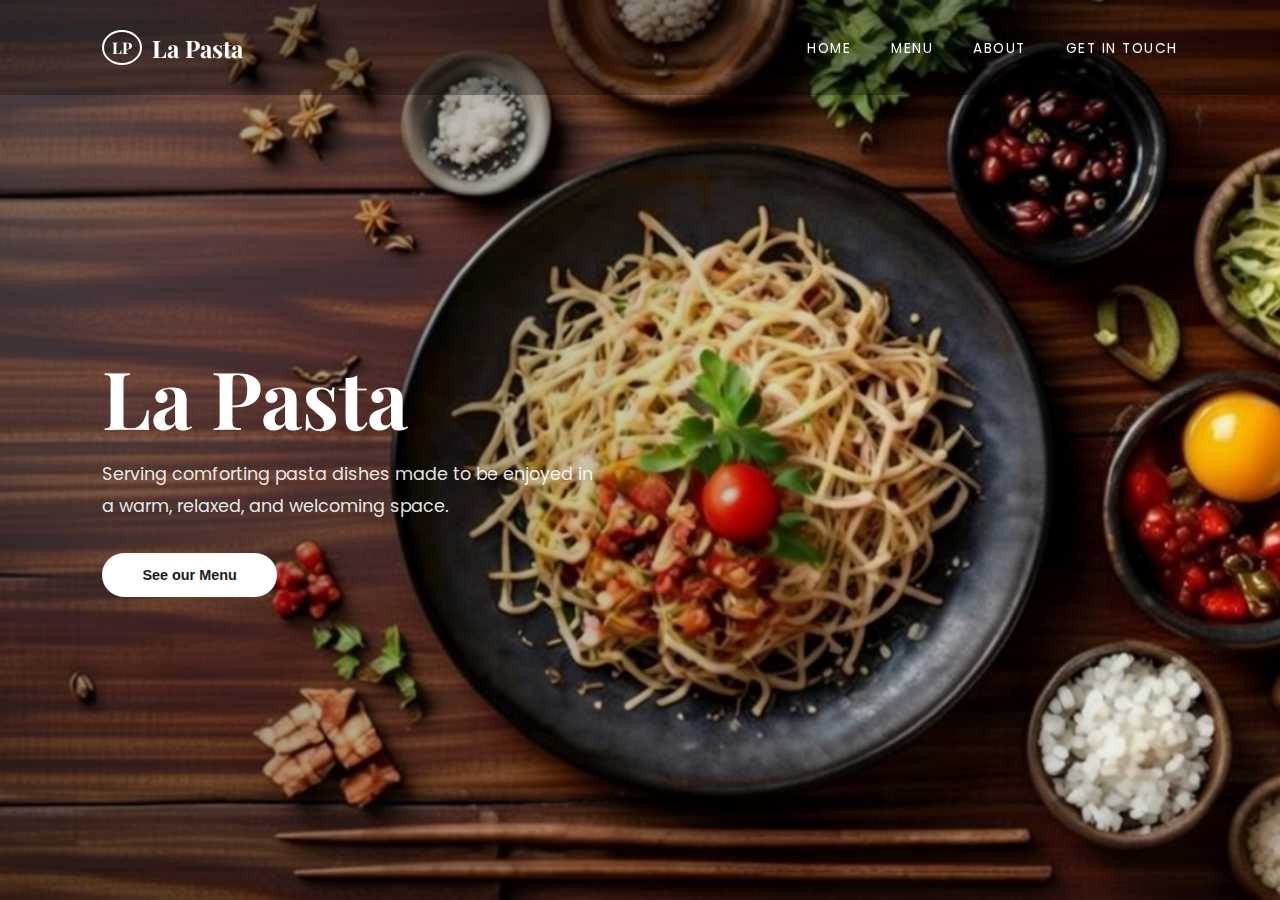
<file: index.html>
<!DOCTYPE html>
<html lang="en">

<head>
    <meta charset="UTF-8">
    <meta name="viewport" content="width=device-width, initial-scale=1.0">
    <title>La Pasta</title>
    <link rel="stylesheet" href="style.css">
</head>

<body>
    <header>
        <nav class="navbar">
            <div class="logo">
                <span class="logo-circle">LP</span>
                <span class="logo-text">La Pasta</span>
            </div>
            <ul>
                <li><a href="index.html">Home</a></li>
                <li><a href="demo.html">Menu</a></li>
                <li><a href="rom.html">About</a></li>
                <li><a href="cont.html">Get in touch</a></li>

            </ul>
        </nav>
    </header>

    <section>
        <h1>La Pasta</h1>
        <p>Serving comforting pasta dishes made to be enjoyed in a warm, relaxed, and welcoming space.</p>
        <button onclick="window.location.href='demo.html'">See our Menu</button>

    </section>
</body>

</html>
</file>
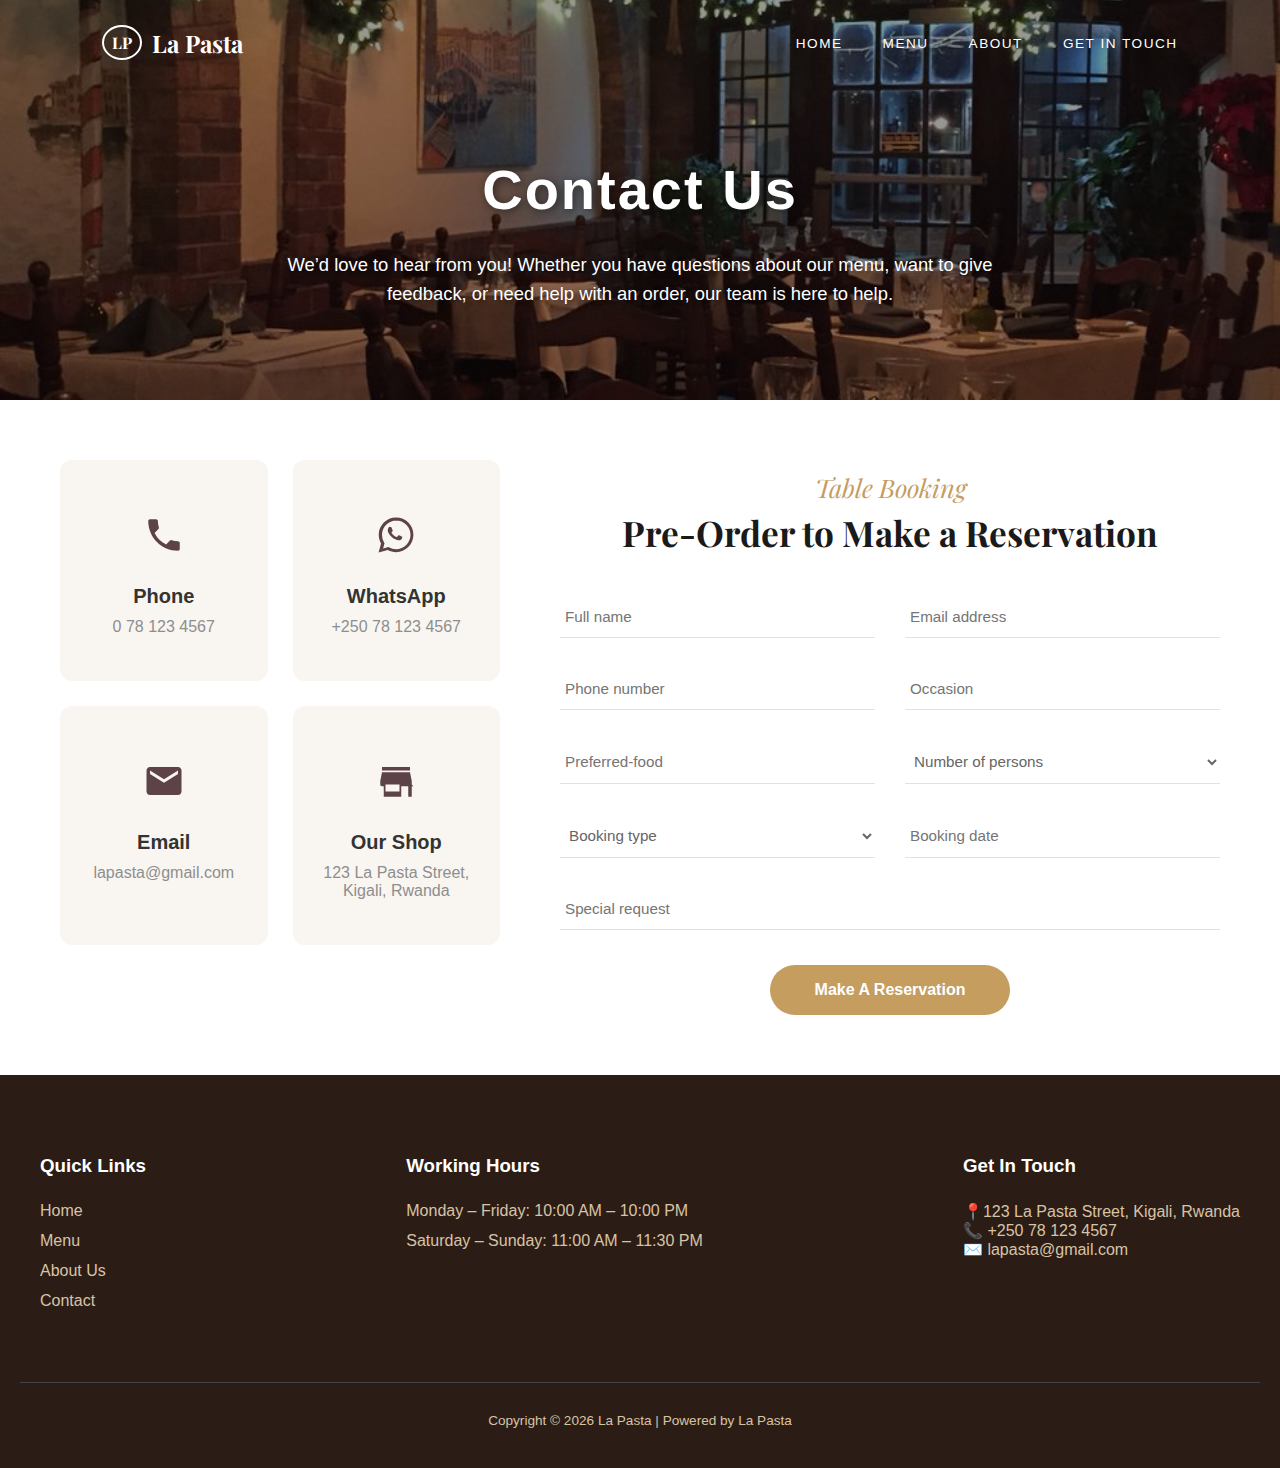
<file: cont.html>
<!DOCTYPE html>
<html lang="en">

<head>
    <meta charset="UTF-8">
    <meta name="viewport" content="width=device-width, initial-scale=1.0">
    <title>La Pasta | Contact Us</title>

    <link rel="stylesheet" href="contact.css">
    <link href="https://fonts.googleapis.com/css2?family=Playfair+Display:ital,wght@0,400;0,700;1,400&display=swap"
        rel="stylesheet">
</head>

<body>

    <header class="contact-hero"
        style="background-image: linear-gradient(rgba(0,0,0,0.4), rgba(0,0,0,0.4)), url('soo.png');">

        <nav class="navbar">
            <div class="logo">
                <span class="logo-circle">LP</span>
                <span class="logo-text">La Pasta</span>
            </div>
            <ul>
                <li><a href="index.html">Home</a></li>
                <li><a href="demo.html">Menu</a></li>
                <li><a href="rom.html">About</a></li>
                <li><a href="cont.html">Get in touch</a></li>
            </ul>
        </nav>

        <div class="hero-text">
            <h1>Contact Us</h1>
            <p>We’d love to hear from you! Whether you have questions about our menu, want to give feedback, or need
                help with an order, our team is here to help.</p>
        </div>
    </header>

    <main class="contact-container">
        <div class="contact-content">

            <div class="contact-info">
                <div class="info-card">
                    <div class="icon-box">
                        <svg viewBox="0 0 24 24" fill="currentColor">
                            <path
                                d="M6.62 10.79a15.053 15.053 0 006.59 6.59l2.2-2.2c.27-.27.67-.36 1.02-.24 1.12.37 2.33.57 3.57.57.55 0 1 .45 1 1V20c0 .55-.45 1-1 1-9.39 0-17-7.61-17-17 0-.55.45-1 1-1h3.5c.55 0 1 .45 1 1 0 1.25.2 2.45.57 3.57.11.35.03.74-.25 1.02l-2.2 2.2z" />
                        </svg>
                    </div>
                    <h3>Phone</h3>
                    <p>0 78 123 4567</p>
                </div>

                <div class="info-card">
                    <div class="icon-box">
                        <svg viewBox="0 0 24 24" fill="currentColor">
                            <path
                                d="M12.04 2c-5.46 0-9.91 4.45-9.91 9.91 0 1.75.46 3.45 1.32 4.95L2.05 22l5.25-1.38c1.45.79 3.08 1.21 4.74 1.21 5.46 0 9.91-4.45 9.91-9.91 0-2.65-1.03-5.14-2.9-7.01A9.817 9.817 0 0012.04 2m.01 1.67c2.2 0 4.26.86 5.82 2.42a8.182 8.182 0 012.41 5.82c0 4.54-3.7 8.24-8.24 8.24-1.44 0-2.85-.38-4.08-1.1l-.29-.17-3.04.8.81-2.96-.19-.3a8.192 8.192 0 01-1.25-4.51c0-4.54 3.7-8.24 8.25-8.24M8.53 7.33c-.13 0-.35.05-.53.25-.19.2-.71.7-.71 1.71s.73 1.98.83 2.12c.1.14 1.44 2.2 3.49 3.08.49.21.87.33 1.17.43.49.15.94.13 1.29.08.39-.06 1.2-.49 1.37-.97.17-.47.17-.88.12-.97-.05-.09-.18-.13-.38-.24s-1.2-.59-1.39-.65-.33-.1-.47.11-.53.65-.65.79c-.12.14-.24.16-.44.05s-.85-.31-1.62-.99c-.6-.53-1-1.19-1.12-1.39s-.01-.31.09-.41c.09-.09.2-.24.3-.35.1-.11.14-.19.21-.32.07-.13.03-.25-.02-.35-.05-.1-.47-1.13-.64-1.55-.17-.41-.34-.35-.47-.36-.12-.01-.26-.01-.4-.01z" />
                        </svg>
                    </div>
                    <h3>WhatsApp</h3>
                    <p>+250 78 123 4567</p>
                </div>

                <div class="info-card">
                    <div class="icon-box">
                        <svg viewBox="0 0 24 24" fill="currentColor">
                            <path
                                d="M20 4H4c-1.1 0-1.99.9-1.99 2L2 18c0 1.1.9 2 2 2h16c1.1 0 2-.9 2-2V6c0-1.1-.9-2-2-2zm0 4l-8 5-8-5V6l8 5 8-5v2z" />
                        </svg>
                    </div>
                    <h3>Email</h3>
                    <p>lapasta@gmail.com</p>
                </div>

                <div class="info-card">
                    <div class="icon-box">
                        <svg viewBox="0 0 24 24" fill="currentColor">
                            <path
                                d="M20 4H4v2h16V4zm1 10v-2l-1-5H4l-1 5v2c0 .55.45 1 1 1h1v6h10v-6h4v6h2v-6h1zM14 18H6v-4h8v4z" />
                        </svg>
                    </div>
                    <h3>Our Shop</h3>
                    <p>123 La Pasta Street, Kigali, Rwanda</p>
                </div>
            </div>

            <div class="reservation-form-container">
                <div class="form-header">
                    <p class="subtitle">Table Booking</p>
                    <h2 class="form-title">Pre-Order to Make a Reservation</h2>
                </div>

                <form action="#" class="reservation-form">
                    <div class="form-row">
                        <input type="text" placeholder="Full name" required>
                        <input type="email" placeholder="Email address" required>
                    </div>

                    <div class="form-row">
                        <input type="text" placeholder="Phone number" required>
                        <input type="text" placeholder="Occasion" required>
                    </div>

                    <div class="form-row">
                        <input type="text" placeholder="Preferred-food" required>
                        <select name="persons">
                            <option value="" disabled selected>Number of persons</option>
                            <option value="1">1 Person</option>
                            <option value="2">2 Persons</option>
                            <option value="4">4 Persons</option>
                            <option value="6+">6+ Persons</option>
                        </select>
                    </div>

                    <div class="form-row">
                        <select name="booking-type">
                            <option value="" disabled selected>Booking type</option>
                            <option value="standard">Standard</option>
                            <option value="vip">VIP Table</option>
                            <option value="outdoor">Outdoor</option>
                        </select>
                        <input type="text" placeholder="Booking date" onfocus="(this.type='date')"
                            onblur="(this.type='text')">
                    </div>

                    <div class="form-row single-col">
                        <input type="text" placeholder="Special request">
                    </div>

                    <div class="form-footer-action">
                        <button type="submit" class="make-reservation-btn">Make A Reservation</button>
                    </div>
                </form>
            </div>
        </div>
    </main>

    <footer class="contact-footer">
        <div class="footer-grid">

            <div class="footer-section">
                <h3>Quick Links</h3>
                <ul>
                    <li><a href="index.html" style=" color:#d8c3a5;text-decoration: none;">Home</a></li>
                    <li><a href="demo.html" style="color:#d8c3a5; text-decoration: none;">Menu</a></li>
                    <li><a href="rom.html" style="color:#d8c3a5; text-decoration: none;">About Us</a></li>
                    <li><a href="cont.html" style="color:#d8c3a5; text-decoration: none;">Contact</a></li>
                </ul>
            </div>

            <div class="footer-section">
                <h3>Working Hours</h3>
                <ul>
                    <li>Monday – Friday: 10:00 AM – 10:00 PM</li>
                    <li>Saturday – Sunday: 11:00 AM – 11:30 PM</li>
                </ul>
            </div>


            <div class="footer-section">
                <h3>Get In Touch</h3>
                <p>📍123 La Pasta Street, Kigali, Rwanda</p>
                <p>📞 +250 78 123 4567</p>
                <p>✉️ lapasta@gmail.com</p>
            </div>
        </div>

        <p class="copyright">
            Copyright © 2026 La Pasta | Powered by La Pasta
        </p>
    </footer>

</body>

</html>
</file>
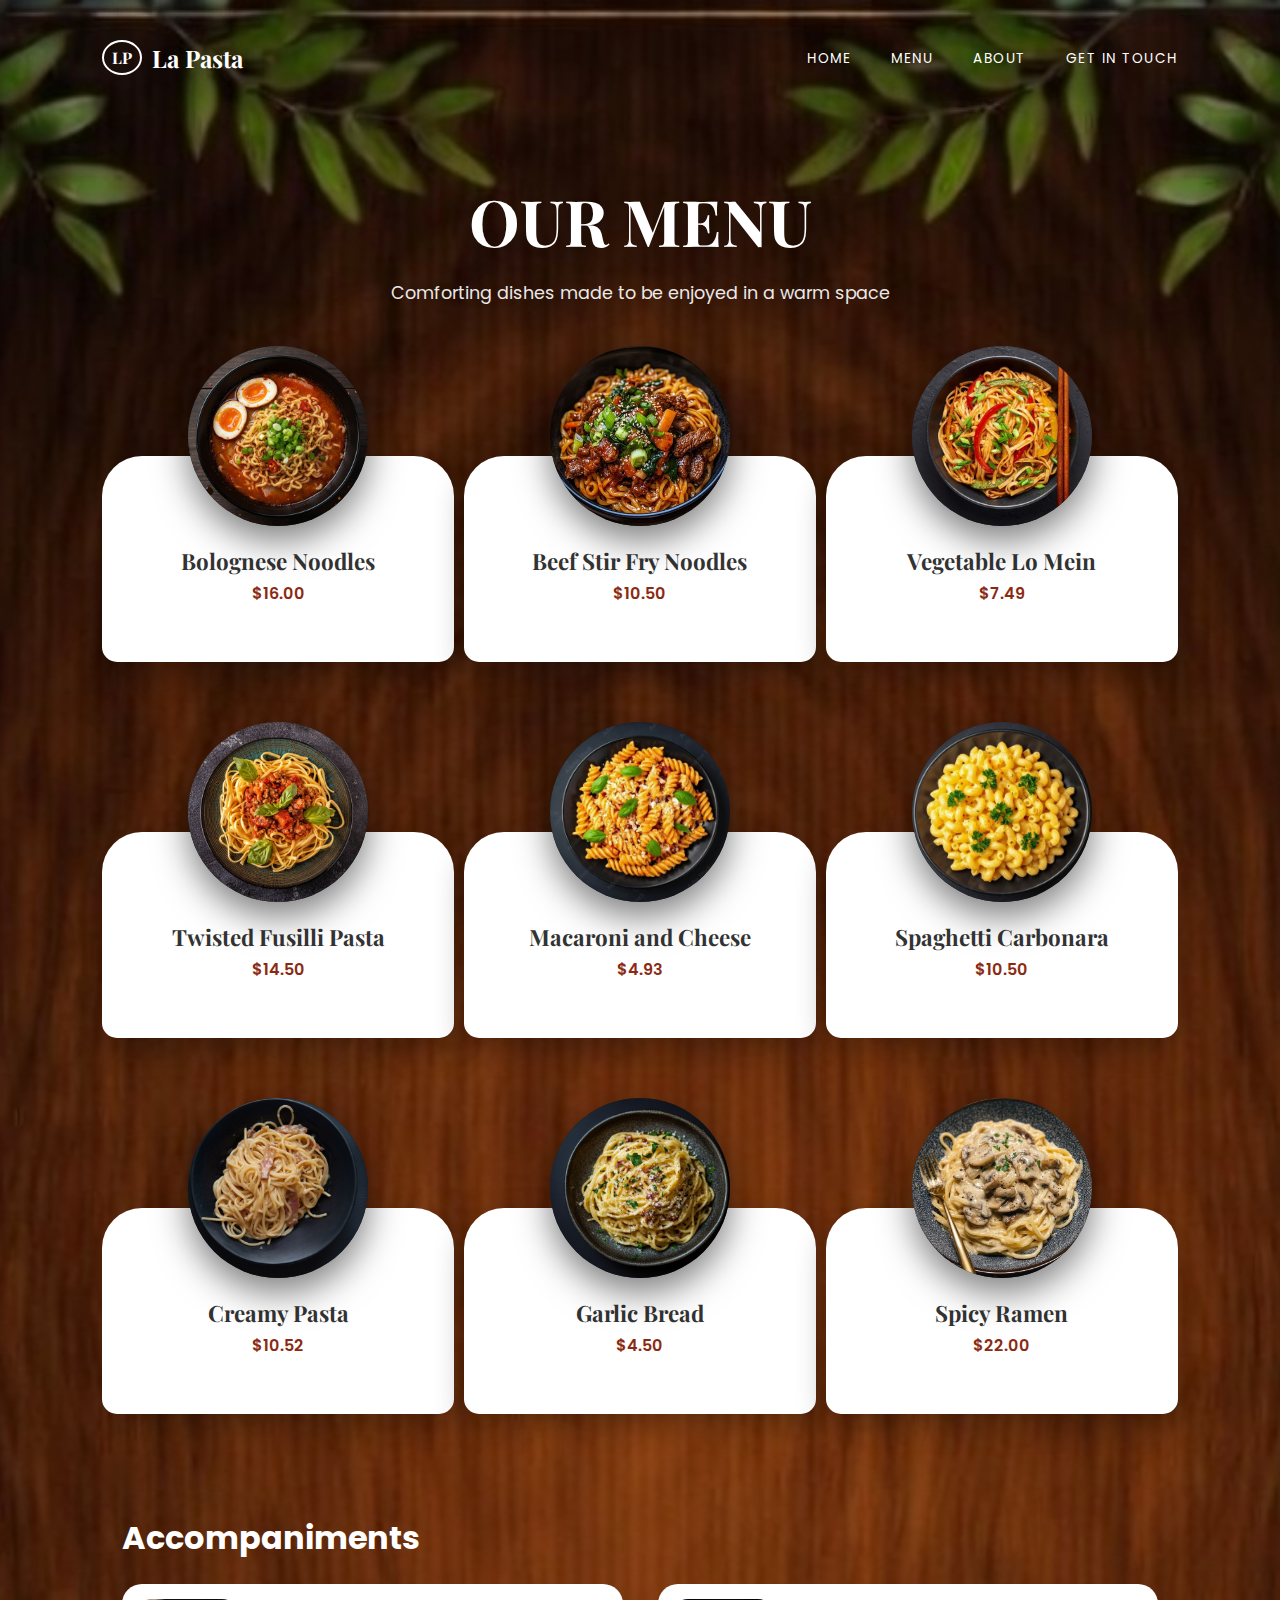
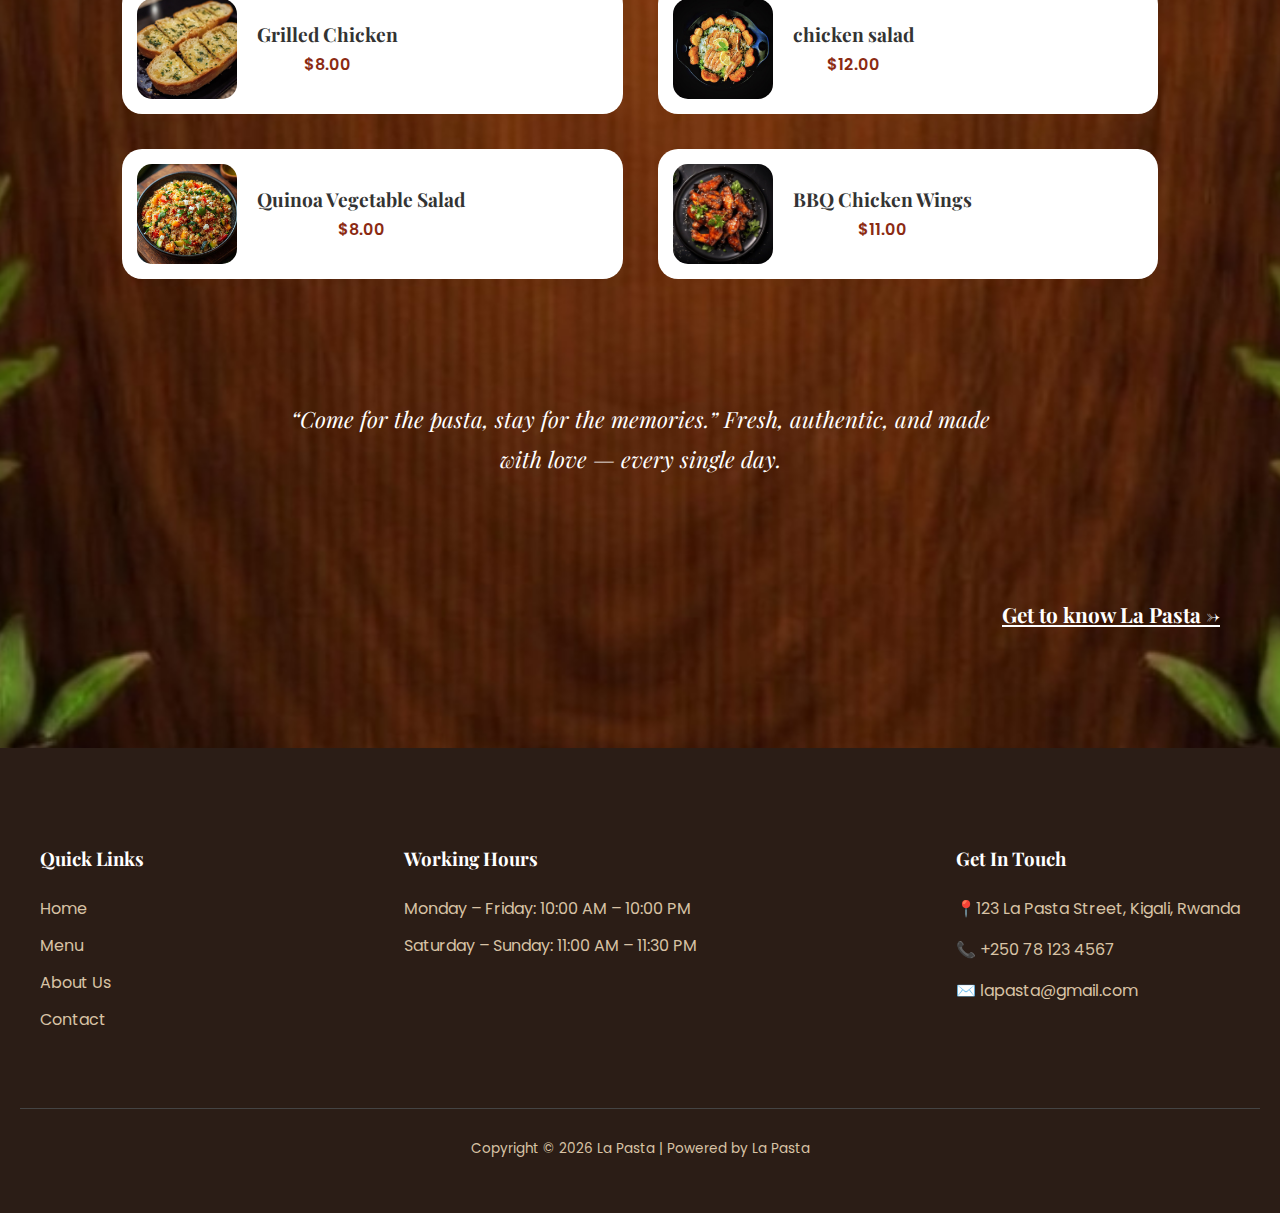
<file: demo.html>
<!DOCTYPE html>
<html lang="en">

<head>
    <meta charset="UTF-8">
    <meta name="viewport" content="width=device-width, initial-scale=1.0">
    <title>La Pasta - Menu</title>

    <link
        href="https://fonts.googleapis.com/css2?family=Playfair+Display:wght@700&family=Poppins:wght@300;400;600&display=swap"
        rel="stylesheet">

    <link rel="stylesheet" href="demo.css">


</head>

<body>

    <header>
        <nav class="navbar">
            <div class="logo">
                <span class="logo-circle">LP</span>
                <span class="logo-text">La Pasta</span>
            </div>
            <ul>
                <li><a href="index.html">Home</a></li>
                <li><a href="demo.html">Menu</a></li>
                <li><a href="rom.html">About</a></li>
                <li><a href="cont.html">Get in touch</a></li>
            </ul>
        </nav>
    </header>

    <div class="content-layer">
        <h1 class="main-title">OUR MENU</h1>
        <p class="tagline">Comforting dishes made to be enjoyed in a warm space</p>

        <div class="menu-container">
            <div class="food-grid">
                <div class="food-card">
                    <div class="food-img-float"><img src="1.png" alt="Dish 1"></div>
                    <div class="white-pill-box">
                        <h3 class="food-name">Bolognese Noodles</h3>
                        <p class="food-price">$16.00</p>
                    </div>
                </div>

                <div class="food-card">
                    <div class="food-img-float"><img src="2.png" alt="Dish 2"></div>
                    <div class="white-pill-box">
                        <h3 class="food-name">Beef Stir Fry Noodles</h3>
                        <p class="food-price">$10.50</p>
                    </div>
                </div>

                <div class="food-card">
                    <div class="food-img-float"><img src="3.png" alt="Dish 2"></div>
                    <div class="white-pill-box">
                        <h3 class="food-name">Vegetable Lo Mein</h3>
                        <p class="food-price">$7.49</p>
                    </div>
                </div>

                <div class="food-card">
                    <div class="food-img-float"><img src="4.png" alt="Dish 2"></div>
                    <div class="white-pill-box">
                        <h3 class="food-name">Twisted Fusilli Pasta</h3>
                        <p class="food-price">$14.50</p>
                    </div>
                </div>

                <div class="food-card">
                    <div class="food-img-float"><img src="5.png" alt="Dish 2"></div>
                    <div class="white-pill-box">
                        <h3 class="food-name">Macaroni and Cheese</h3>
                        <p class="food-price">$4.93</p>
                    </div>
                </div>

                <div class="food-card">
                    <div class="food-img-float"><img src="6.png" alt="Dish 2"></div>
                    <div class="white-pill-box">
                        <h3 class="food-name">Spaghetti Carbonara</h3>
                        <p class="food-price">$10.50</p>
                    </div>
                </div>
                <div class="food-card">
                    <div class="food-img-float"><img src="7.png" alt="Dish 2"></div>
                    <div class="white-pill-box">
                        <h3 class="food-name">Creamy Pasta</h3>
                        <p class="food-price">$10.52</p>
                    </div>
                </div>

                <div class="food-card">
                    <div class="food-img-float"><img src="8.png" alt="Dish 2"></div>
                    <div class="white-pill-box">
                        <h3 class="food-name">Garlic Bread</h3>
                        <p class="food-price">$4.50</p>
                    </div>
                </div>
                <div class="food-card">
                    <div class="food-img-float"><img src="9.png" alt="Dish 3"></div>
                    <div class="white-pill-box">
                        <h3 class="food-name">Spicy Ramen</h3>
                        <p class="food-price">$22.00</p>
                    </div>
                </div>
            </div>
            <h1 class="drink">Accompaniments</h1>

            <div class="bottom-list">
                <div class="list-card">
                    <img src="10.png" class="small-img">
                    <div class="list-info">
                        <h4>Grilled Chicken</h4>
                        <p>$8.00</p>
                    </div>
                </div>

                <div class="list-card">
                    <img src="11.png" class="small-img">
                    <div class="list-info">
                        <h4>chicken salad</h4>
                        <p>$12.00</p>
                    </div>
                </div>
                <div class="list-card">
                    <img src="12.png" class="small-img">
                    <div class="list-info">
                        <h4>Quinoa Vegetable Salad</h4>
                        <p>$8.00</p>
                    </div>
                </div>
                <div class="list-card">
                    <img src="13.png" class="small-img">
                    <div class="list-info">
                        <h4>BBQ Chicken Wings</h4>
                        <p>$11.00</p>
                    </div>
                </div>
            </div>
        </div>
    </div>
    <p class="closing-text">
        “Come for the pasta, stay for the memories.”
        Fresh, authentic, and made with love — every single day.
    </p>
    <div class="bottom-right-link">
        <a href="rom.html">Get to know La Pasta →</a>
    </div>


    <footer class="contact-footer">
        <div class="footer-grid">

            <div class="footer-section">
                <h3>Quick Links</h3>
                <ul>
                    <li><a href="index.html" style=" color:#d8c3a5;text-decoration: none;">Home</a></li>
                    <li><a href="demo.html" style="color:#d8c3a5; text-decoration: none;">Menu</a></li>
                    <li><a href="rom.html" style="color:#d8c3a5; text-decoration: none;">About Us</a></li>
                    <li><a href="cont.html" style="color:#d8c3a5; text-decoration: none;">Contact</a></li>
                </ul>
            </div>

            <div class="footer-section">
                <h3>Working Hours</h3>
                <ul>
                    <li>Monday – Friday: 10:00 AM – 10:00 PM</li>
                    <li>Saturday – Sunday: 11:00 AM – 11:30 PM</li>
                </ul>
            </div>


            <div class="footer-section">
                <h3>Get In Touch</h3>
                <p>📍123 La Pasta Street, Kigali, Rwanda</p>
                <p>📞 +250 78 123 4567</p>
                <p>✉️ lapasta@gmail.com</p>
            </div>
        </div>

        <p class="copyright">
            Copyright © 2026 La Pasta | Powered by La Pasta
        </p>
    </footer>

</body>

</html>
</file>
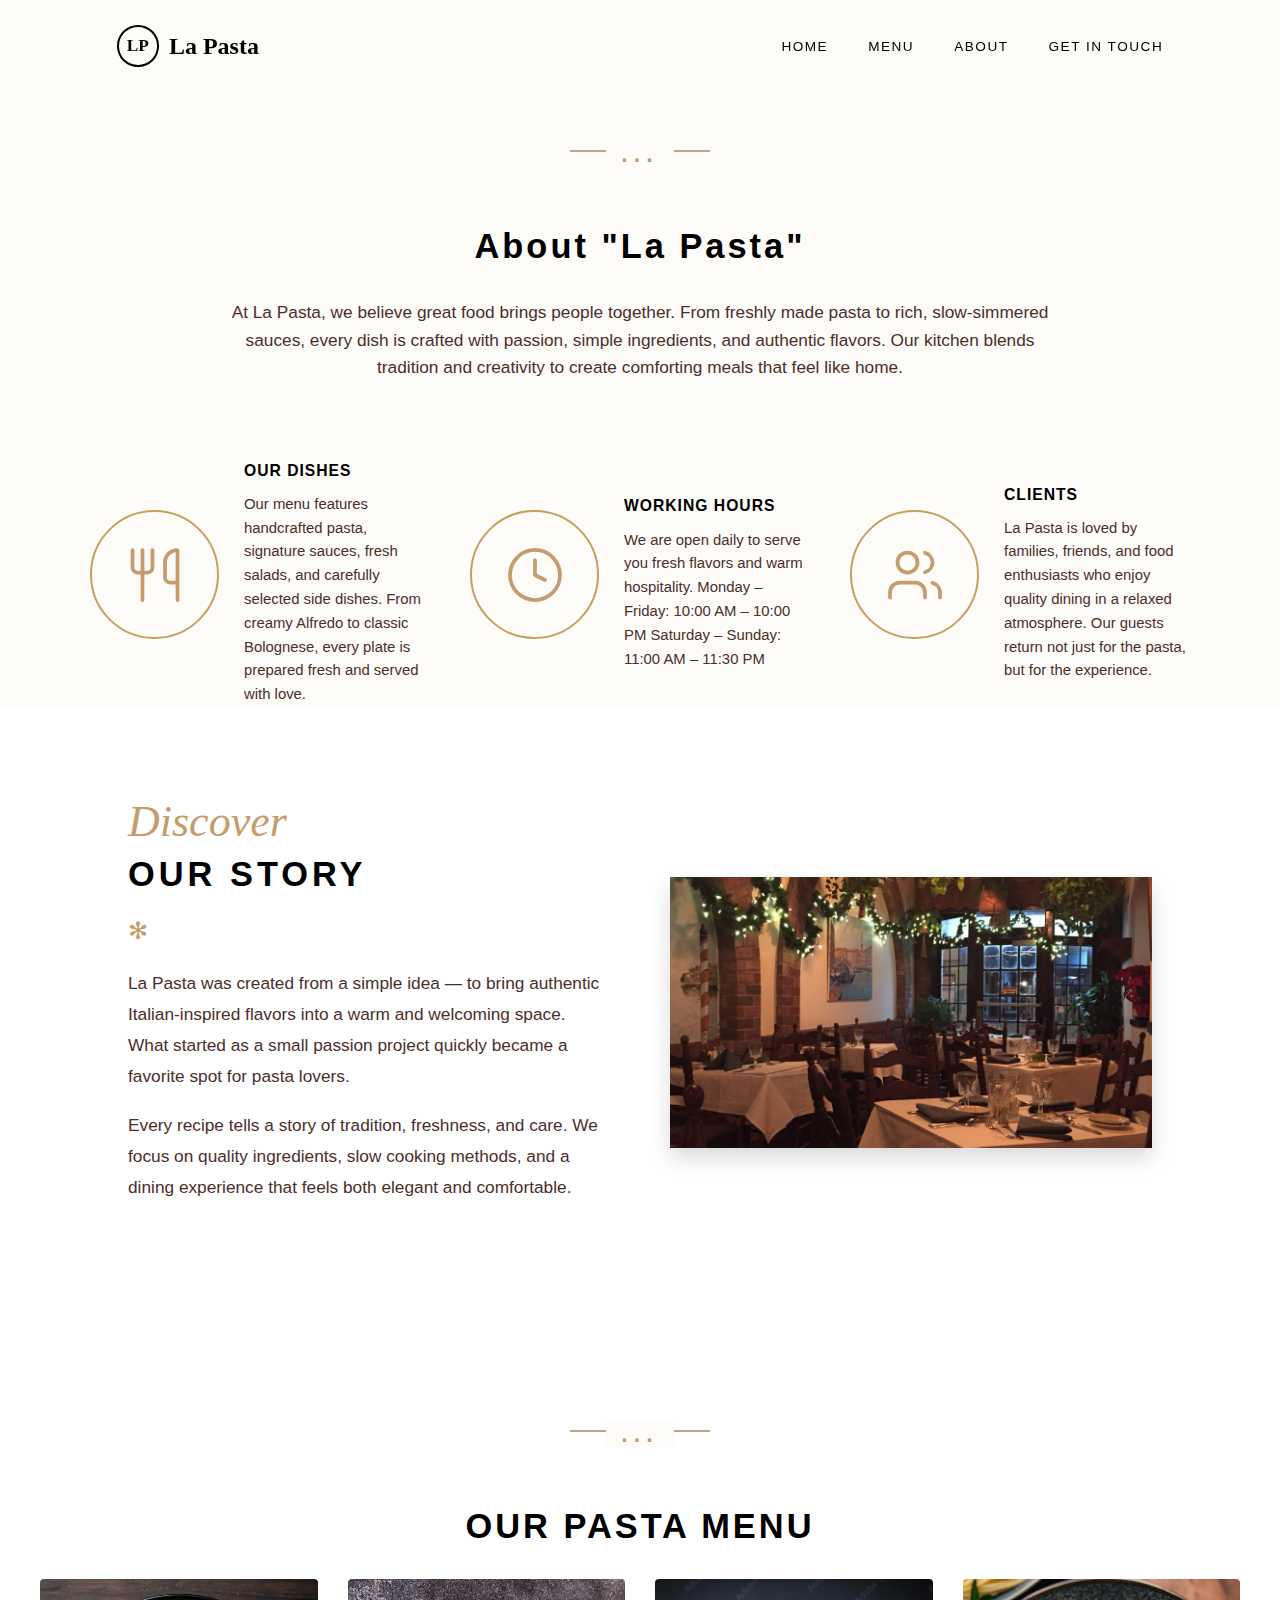
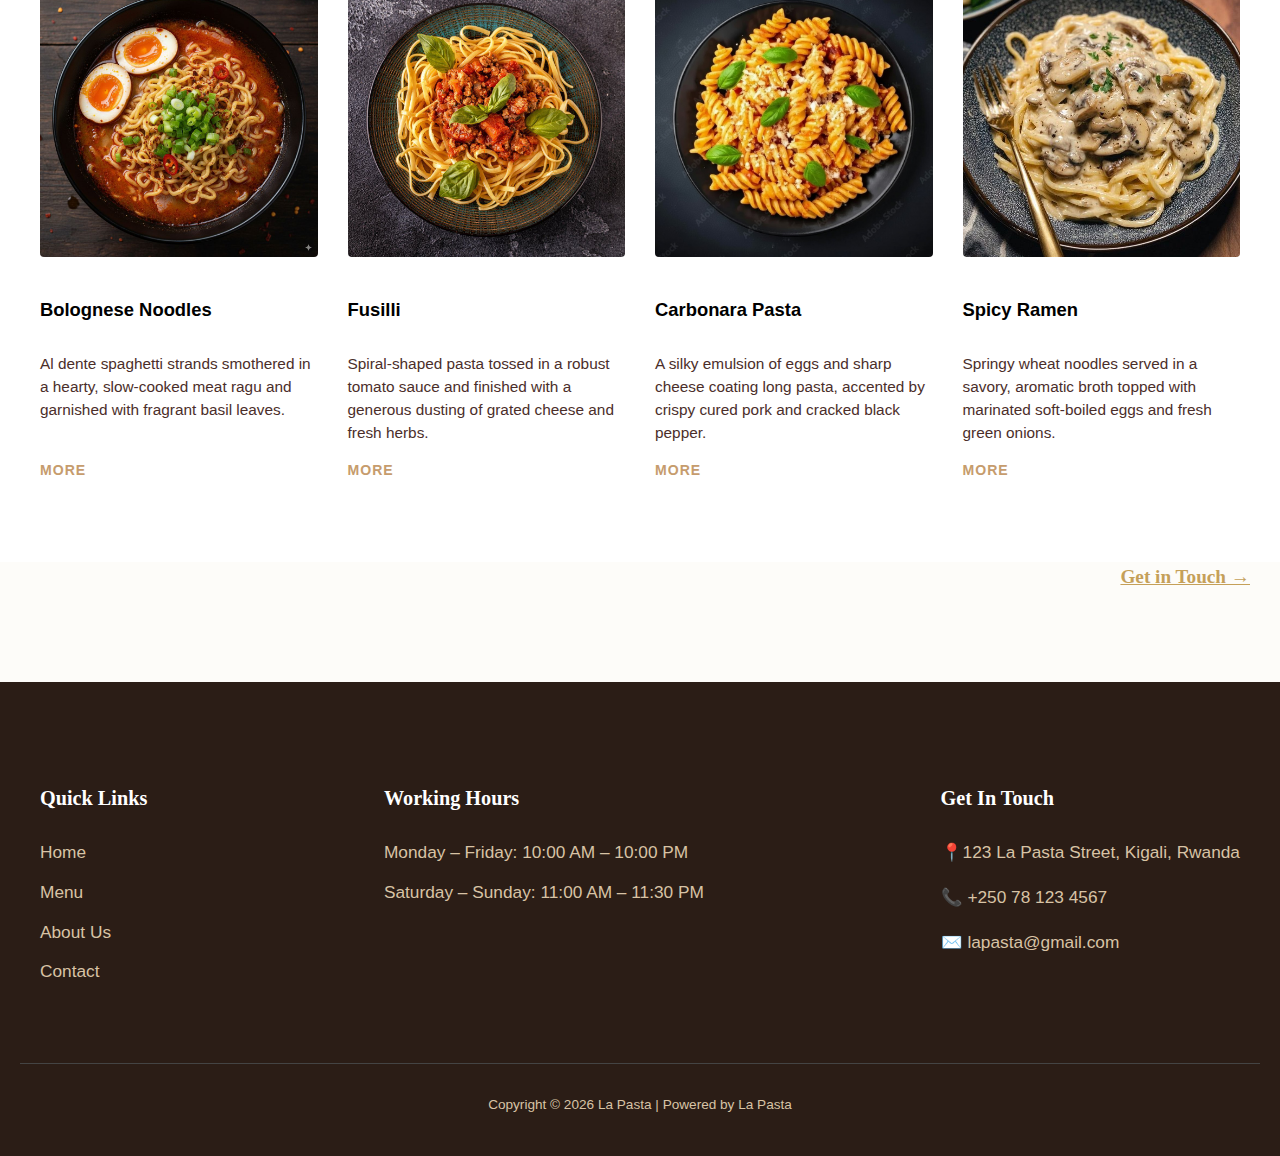
<file: rom.html>
<!DOCTYPE html>
<html lang="en">

<head>
    <meta charset="UTF-8">
    <meta name="viewport" content="width=device-width, initial-scale=1.0">
    <title>la Pasta | about</title>
    <link rel="stylesheet" href="oo.css">
</head>

<body>
    <header>
        <nav class="navbar">
            <div class="logo">
                <span class="logo-circle">LP</span>
                <span class="logo-text">La Pasta</span>
            </div>
            <ul>
                <li><a href="index.html">Home</a></li>
                <li><a href="demo.html">Menu</a></li>
                <li><a href="rom.html">About</a></li>
                <li><a href="cont.html">Get in touch</a></li>
            </ul>
        </nav>
    </header>

    <section class="welcome-section">
        <div class="divider"><span style="color:#c69c6d;">...</span></div>
        <h2 style="color:black;">About "La Pasta"</h2>
        <p class="intro-text" style="color:#4b2e2a;">
            At La Pasta, we believe great food brings people together.
            From freshly made pasta to rich, slow-simmered sauces, every dish is crafted
            with passion, simple ingredients, and authentic flavors.
            Our kitchen blends tradition and creativity to create comforting meals
            that feel like home.
        </p>

        <div class="info-container">
            <div class="info-item">
                <div class="circle">
                    <svg width="60" height="60" viewBox="0 0 24 24" fill="none" stroke="#c69c6d" stroke-width="1.5"
                        stroke-linecap="round" stroke-linejoin="round">
                        <path d="M3 2v7c0 1.1.9 2 2 2h4a2 2 0 0 0 2-2V2" />
                        <path d="M7 2v20" />
                        <path d="M21 15V2v0a5 5 0 0 0-5 5v6c0 1.1.9 2 2 2h3Zm0 0v7" />
                    </svg>
                </div>
                <div class="info-content">
                    <h3 style="color:black;">OUR DISHES</h3>
                    <p style="color:#4b2e2a;">Our menu features handcrafted pasta, signature sauces, fresh salads,
                        and carefully selected side dishes. From creamy Alfredo to classic
                        Bolognese, every plate is prepared fresh and served with love.</p>
                </div>
            </div>

            <div class="info-item">
                <div class="circle">
                    <svg width="60" height="60" viewBox="0 0 24 24" fill="none" stroke="#c69c6d" stroke-width="1.5"
                        stroke-linecap="round" stroke-linejoin="round">
                        <circle cx="12" cy="12" r="10" />
                        <polyline points="12 6 12 12 16 14" />
                    </svg>
                </div>
                <div class="info-content">
                    <h3 style="color:black;">WORKING HOURS</h3>
                    <p style="color:#4b2e2a;">We are open daily to serve you fresh flavors and warm hospitality.
                        Monday – Friday: 10:00 AM – 10:00 PM
                        Saturday – Sunday: 11:00 AM – 11:30 PM</p>
                </div>
            </div>

            <div class="info-item">
                <div class="circle">
                    <svg width="60" height="60" viewBox="0 0 24 24" fill="none" stroke="#c69c6d" stroke-width="1.5"
                        stroke-linecap="round" stroke-linejoin="round">
                        <path d="M16 21v-2a4 4 0 0 0-4-4H6a4 4 0 0 0-4 4v2" />
                        <circle cx="9" cy="7" r="4" />
                        <path d="M22 21v-2a4 4 0 0 0-3-3.87" />
                        <path d="M16 3.13a4 4 0 0 1 0 7.75" />
                    </svg>
                </div>
                <div class="info-content">
                    <h3 style="color:black;">CLIENTS</h3>
                    <p style="color:#4b2e2a;">La Pasta is loved by families, friends, and food enthusiasts
                        who enjoy quality dining in a relaxed atmosphere.
                        Our guests return not just for the pasta, but for the experience.</p>
                </div>
            </div>
        </div>
    </section>

    <section class="story-section">
        <div class="story-container">
            <div class="story-text">
                <div class="story-header">
                    <span class="script-font" style="color:#c69c6d;">Discover</span>
                    <h2 style="color:black;">OUR STORY</h2>
                    <div class="small-divider" style="color:#c69c6d;">✻</div>
                </div>
                <p style="color:#4b2e2a;">La Pasta was created from a simple idea — to bring authentic
                    Italian-inspired flavors into a warm and welcoming space.
                    What started as a small passion project quickly became
                    a favorite spot for pasta lovers.</p>
                <p style="color:#4b2e2a;">Every recipe tells a story of tradition, freshness, and care.
                    We focus on quality ingredients, slow cooking methods,
                    and a dining experience that feels both elegant and comfortable.</p>
            </div>

            <div class="story-images">
                <div class="image-wrapper">
                    <img src="soo.png" alt="Restaurant Interior">
                </div>
            </div>
        </div>
    </section>

    <section class="menu-section">
        <div class="divider"><span style="color:#c69c6d;">...</span></div>
        <h2 style="color:black;">OUR PASTA MENU</h2>
        <div class="pasta-grid">
            <div class="pasta-card">
                <img src="1.png" alt="pasta">
                <h3 style="color:black;">Bolognese Noodles</h3>
                <p style="color:#4b2e2a;">
                    Al dente spaghetti strands smothered in a hearty, slow-cooked meat ragu and garnished with fragrant
                    basil leaves.
                </p>
                <a href="demo.html" class="more-link" style="color:#c69c6d;">More</a>
            </div>

            <div class="pasta-card">
                <img src="4.png" alt="pasta">
                <h3 style="color:black;">Fusilli</h3>
                <p style="color:#4b2e2a;">
                    Spiral-shaped pasta tossed in a robust tomato sauce and finished with a generous dusting of grated
                    cheese and fresh herbs.
                </p>
                <a href="demo.html" class="more-link" style="color:#c69c6d;">More</a>
            </div>

            <div class="pasta-card">
                <img src="5.png" alt="pasta">
                <h3 style="color:black;">Carbonara Pasta</h3>
                <p style="color:#4b2e2a;">
                    A silky emulsion of eggs and sharp cheese coating long pasta, accented by crispy cured pork and
                    cracked black pepper.
                </p>
                <a href="demo.html" class="more-link" style="color:#c69c6d;">More</a>
            </div>

            <div class="pasta-card">
                <img src="9.png" alt="pasta">
                <h3 style="color:black;">Spicy Ramen</h3>
                <p style="color:#4b2e2a;">
                    Springy wheat noodles served in a savory, aromatic broth topped with marinated soft-boiled eggs and
                    fresh green onions.
                </p>
                <a href="demo.html" class="more-link" style="color:#c69c6d;">More</a>
            </div>
        </div>
    </section>
    <a href="cont.html" class="bottom-right-link">Get in Touch →</a>

    <footer class="contact-footer">
        <div class="footer-grid">

            <div class="footer-section">
                <h3>Quick Links</h3>
                <ul>
                    <li><a href="index.html" style=" color:#d8c3a5;text-decoration: none;">Home</a></li>
                    <li><a href="demo.html" style="color:#d8c3a5; text-decoration: none;">Menu</a></li>
                    <li><a href="rom.html" style="color:#d8c3a5; text-decoration: none;">About Us</a></li>
                    <li><a href="cont.html" style="color:#d8c3a5; text-decoration: none;">Contact</a></li>
                </ul>
            </div>

            <div class="footer-section">
                <h3>Working Hours</h3>
                <ul>
                    <li>Monday – Friday: 10:00 AM – 10:00 PM</li>
                    <li>Saturday – Sunday: 11:00 AM – 11:30 PM</li>
                </ul>
            </div>


            <div class="footer-section">
                <h3>Get In Touch</h3>
                <p>📍123 La Pasta Street, Kigali, Rwanda</p>
                <p>📞 +250 78 123 4567</p>
                <p>✉️ lapasta@gmail.com</p>
            </div>
        </div>

        <p class="copyright">
            Copyright © 2026 La Pasta | Powered by La Pasta
        </p>
    </footer>

</body>

</html>
</file>
<file: style.css>
@import url('https://fonts.googleapis.com/css2?family=Playfair+Display:wght@700&family=Poppins:wght@300;400;600&display=swap');

/* ===== Body ===== */
body {
    background-image: linear-gradient(to right, rgba(0, 0, 0, 0.4), rgba(0, 0, 0, 0)), url("home.png");
    background-size: cover;
    background-repeat: no-repeat;
    background-position: center;
    background-attachment: fixed;
    min-height: 100vh;
    margin: 0;
    font-family: 'Poppins', sans-serif;
}

/* ===== Logo ===== */
.logo {
    display: flex;
    align-items: center;
    gap: 10px;
    color: white;
}

.logo-circle {
    border: 2px solid white;
    border-radius: 50%;
    padding: 5px 8px;
    font-weight: bold;
    font-family: 'Playfair Display', serif;
}

.logo-text {
    font-family: 'Playfair Display', serif;
    font-size: 1.5rem;
    font-weight: bold;
}

/* ===== Navbar ===== */
.navbar {
    position: fixed;
    top: 0;
    left: 0;
    width: 100%;
    padding: 30px 8%;
    display: flex;
    justify-content: space-between;
    align-items: center;
    box-sizing: border-box;
    z-index: 1000;
    background: rgba(0, 0, 0, 0.3);
    /* subtle background to show menu on scroll */
}

/* Navbar links */
.navbar ul {
    list-style: none;
    margin: 0;
    padding: 0;
    display: flex;
    gap: 40px;
}

.navbar a {
    text-decoration: none;
    color: white;
    font-size: 0.85rem;
    letter-spacing: 1.5px;
    text-transform: uppercase;
    transition: 0.3s;
}

/* Hamburger Icon (hidden on desktop) */
.hamburger {
    display: none;
    flex-direction: column;
    cursor: pointer;
    gap: 5px;
}

.hamburger div {
    width: 25px;
    height: 3px;
    background-color: white;
}

/* ===== Section ===== */
section {
    color: white;
    min-height: 100vh;
    display: flex;
    flex-direction: column;
    justify-content: center;
    max-width: 700px;
    padding: 0 8%;
    box-sizing: border-box;
}

h1 {
    font-family: 'Playfair Display', serif;
    font-size: 5rem;
    margin-bottom: 5px;
    line-height: 1;
}

p {
    font-size: 1.1rem;
    line-height: 1.8;
    color: rgba(255, 255, 255, 0.9);
    margin-bottom: 30px;
    max-width: 500px;
}

button {
    background-color: white;
    color: #1a1a1a;
    border: none;
    padding: 14px 40px;
    border-radius: 50px;
    font-weight: 600;
    font-size: 0.9rem;
    cursor: pointer;
    width: fit-content;
    transition: 0.3s ease;
}

button:hover {
    background-color: #f0f0f0;
    transform: translateY(-3px);
}

/* ===== RESPONSIVE STYLES ===== */

/* Tablets ≤ 1024px */
@media (max-width: 1024px) {
    h1 {
        font-size: 4rem;
    }

    p {
        font-size: 1rem;
    }

    .navbar {
        padding: 20px 6%;
    }

    .navbar ul {
        gap: 25px;
    }
}

/* Small tablets / large phones ≤ 768px */
@media (max-width: 768px) {
    h1 {
        font-size: 3rem;
    }

    p {
        font-size: 0.95rem;
        max-width: 100%;
    }

    section {
        padding: 0 6%;
    }

    button {
        padding: 12px 30px;
    }

    body {
        background-attachment: scroll;
        background-position: top center;
    }
}

/* Mobile phones ≤ 480px */
@media (max-width: 480px) {
    h1 {
        font-size: 2.2rem;
    }

    p {
        font-size: 0.9rem;
        line-height: 1.5;
    }

    /* Navbar becomes logo + hamburger only */
    .navbar {
        flex-direction: row;
        justify-content: space-between;
        align-items: center;
        padding: 15px 5%;
        background: rgba(0, 0, 0, 0.3);
    }

    .navbar ul {
        display: none;
        /* hide links by default */
        flex-direction: column;
        gap: 12px;
        width: 100%;
        margin-top: 10px;
        align-items: center;
    }

    .navbar ul.active {
        display: flex;
        /* show when hamburger clicked */
    }

    /* Show hamburger on mobile */
    .hamburger {
        display: flex;
    }

    /* Logo smaller */
    .logo-text {
        font-size: 1.2rem;
    }

    .logo-circle {
        padding: 4px 6px;
        font-size: 0.9rem;
    }

    section {
        padding: 0 5%;
        max-width: 100%;
    }

    button {
        padding: 10px 25px;
        font-size: 0.85rem;
    }
}
</file>
<file: demo.css>
/* ===== BACKGROUND & BASE ===== */
body {
    background-image: url('image.jpg');
    background-size: cover;
    background-position: center;
    background-repeat: no-repeat;
    min-height: 100vh;
    margin: 0;
    font-family: 'Poppins', sans-serif;
    color: white;
    padding-top: 20px;
}

/* ===== NAVBAR ===== */
.navbar {
    position: relative;
    width: 100%;
    padding: 20px 8%;
    display: flex;
    justify-content: space-between;
    align-items: center;
    box-sizing: border-box;
    background: transparent;
    z-index: 1000;
}

.logo {
    display: flex;
    align-items: center;
    gap: 10px;
    color: white;
}

.logo-circle {
    border: 2px solid white;
    border-radius: 50%;
    padding: 5px 8px;
    font-weight: bold;
    font-family: 'Playfair Display', serif;
}

.logo-text {
    font-family: 'Playfair Display', serif;
    font-size: 1.5rem;
    font-weight: bold;
}

.navbar ul {
    list-style: none;
    margin: 0;
    padding: 0;
    display: flex;
    gap: 40px;
}

.navbar a {
    text-decoration: none;
    color: white;
    font-size: 0.85rem;
    letter-spacing: 1.5px;
    text-transform: uppercase;
}

/* ===== TITLE AREA ===== */
.content-layer {
    text-align: center;
    padding: 40px 8%;
}

.main-title {
    font-family: 'Playfair Display', serif;
    font-size: 4rem;
    margin-bottom: 10px;
}

.tagline {
    font-size: 1.1rem;
    opacity: 0.9;
    margin-bottom: 60px;
}

/* ===== FOOD GRID SYSTEM ===== */
.menu-container {
    max-width: 1100px;
    margin: 0 auto;
    padding: 0 20px;
}

.food-grid {
    display: grid;
    grid-template-columns: repeat(3, 1fr);
    gap: 80px 50px;
    margin-bottom: 100px;
}

.food-card {
    position: relative;
    display: flex;
    flex-direction: column;
    align-items: center;
}

.white-pill-box {
    background: white;
    width: 100%;
    padding: 90px 20px 40px 20px;
    border-radius: 40px 40px 15px 15px;
    text-align: center;
    color: #333;
    box-shadow: 0 10px 30px rgba(0, 0, 0, 0.3);
    margin-top: 90px;
}

.food-img-float {
    position: absolute;
    top: -20px;
    width: 180px;
    height: 180px;
    border-radius: 50%;
    overflow: hidden;
    box-shadow: 0 15px 35px rgba(0, 0, 0, 0.5);
    z-index: 5;
    background: #222;
}

.food-img-float img {
    width: 100%;
    height: 100%;
    object-fit: cover;
}

.food-name {
    font-family: 'Playfair Display', serif;
    font-size: 1.4rem;
    margin: 0;
    font-weight: bold;
}

.food-price {
    color: #8b2a12;
    font-weight: 600;
    margin-top: 5px;
}

/* ===== BOTTOM LIST (2x2 Grid) ===== */
.bottom-list {
    display: grid;
    grid-template-columns: 1fr 1fr;
    gap: 35px;
}

.list-card {
    background: white;
    border-radius: 20px;
    display: flex;
    align-items: center;
    padding: 15px;
    color: #333;
}

.small-img {
    width: 100px;
    height: 100px;
    border-radius: 15px;
    margin-right: 20px;
    object-fit: cover;
}

.list-info h4 {
    margin: 0;
    font-family: 'Playfair Display', serif;
    font-size: 1.2rem;
}

.list-info p {
    margin: 5px 0 0 0;
    font-weight: 600;
    color: #8b2a12;
}

.drink {
    text-align: left;
}

/* ===== FOOTER ===== */
.contact-footer {
    background-color: #2b1d16;
    color: #d8c3a5;
    padding: 80px 20px 40px;
    margin-top: 120px;
}

.footer-grid {
    max-width: 1200px;
    margin: 0 auto;
    display: flex;
    justify-content: space-between;
    flex-wrap: wrap;
    gap: 40px;
}

.footer-section h3 {
    color: #ffffff;
    margin-bottom: 25px;
    font-family: 'Playfair Display', serif;
}

.footer-section ul {
    list-style: none;
    padding: 0;
}

.footer-section ul li {
    margin-bottom: 12px;
    cursor: pointer;
}

.footer-section p {
    margin-bottom: 10px;
}

.copyright {
    text-align: center;
    margin-top: 60px;
    font-size: 0.85rem;
    border-top: 1px solid #444;
    padding-top: 30px;
}

/* ===== CLOSING TEXT ===== */
.closing-text {
    text-align: center;
    font-family: 'Playfair Display', serif;
    font-size: 1.4rem;
    color: white;
    margin: 80px 20px 120px;
    line-height: 1.8;
    max-width: 700px;
    margin-left: auto;
    margin-right: auto;
    font-style: italic;
}

/* ===== BOTTOM-RIGHT LINK ===== */
.bottom-right-link {
    text-align: right;
    margin-right: 60px;
    margin-bottom: 20px;
    font-family: 'Playfair Display', serif;
}

.bottom-right-link a {
    color: #fff;
    text-decoration: underline;
    font-weight: bold;
    font-size: 1.3rem;
    transition: all 0.3s ease;
}

.bottom-right-link a:hover {
    color: #c5a059;
    text-decoration: none;
    transform: translateY(-2px);
}

/* ===== RESPONSIVE STYLES ===== */
@media (max-width: 1200px) {
    .food-grid {
        grid-template-columns: repeat(2, 1fr);
        gap: 60px 30px;
    }
}

@media (max-width: 768px) {
    .food-grid {
        grid-template-columns: 1fr;
        gap: 50px 20px;
    }

    .bottom-list {
        grid-template-columns: 1fr;
    }

    .navbar ul {
        flex-direction: column;
        gap: 15px;
        background: rgba(0, 0, 0, 0.5);
        padding: 15px;
        position: absolute;
        top: 70px;
        right: 8%;
        display: none;
        border-radius: 10px;
    }

    .navbar ul.show {
        display: flex;
    }

    .navbar {
        flex-wrap: wrap;
    }
}

@media (max-width: 480px) {
    .main-title {
        font-size: 3rem;
    }

    .tagline {
        font-size: 1rem;
    }

    .food-img-float {
        width: 140px;
        height: 140px;
    }

    .white-pill-box {
        padding: 70px 15px 30px 15px;
    }
}
</file>
<file: oo.css>
/* ===== Global Theme & Base Typography ===== */
body {
    padding-top: 100px;
    /* space for navbar */
    margin: 0;
    font-family: 'Segoe UI', Tahoma, Geneva, Verdana, sans-serif;
    color: black;
    line-height: 1.6;
    font-size: 1.08rem;
    background-color: #fdfcf9;
}

/* Headings */
h2 {
    text-align: center;
    letter-spacing: 3px;
    margin-bottom: 25px;
    color: black;
    font-size: 2.15rem;
}

/* ===== Navbar ===== */
.navbar {
    position: fixed;
    top: 0;
    left: 50%;
    transform: translateX(-50%);
    width: 100%;
    max-width: 1200px;
    padding: 25px 6%;
    display: flex;
    justify-content: space-between;
    align-items: center;
    box-sizing: border-box;
    z-index: 1000;

    background: rgba(0, 0, 0, 0);
    backdrop-filter: blur(7px);
    border-radius: 20px;
}

.logo {
    display: flex;
    align-items: center;
    gap: 10px;
    color: rgb(0, 0, 0);
}

.logo-circle {
    border: 2px solid rgb(0, 0, 0);
    border-radius: 50%;
    padding: 5px 8px;
    font-weight: bold;
    font-family: 'Playfair Display', serif;
}

.logo-text {
    font-family: 'Playfair Display', serif;
    font-size: 1.5rem;
    font-weight: bold;
}

/* Navbar Links */
.navbar ul {
    list-style: none;
    margin: 0;
    padding: 0;
    display: flex;
    gap: 40px;
    transition: all 0.3s ease;
}

.navbar a {
    text-decoration: none;
    color: rgb(0, 0, 0);
    font-size: 0.85rem;
    letter-spacing: 1.5px;
    text-transform: uppercase;
}

/* Hamburger Icon */
.hamburger {
    display: none;
    flex-direction: column;
    cursor: pointer;
    gap: 5px;
}

.hamburger div {
    width: 25px;
    height: 3px;
    background-color: black;
}

/* ===== Section Dividers ===== */
.divider {
    text-align: center;
    border-top: 2px solid #bba680;
    width: 140px;
    margin: 50px auto 30px auto;
}

.divider span {
    background: #fdfcf9;
    position: relative;
    top: -16px;
    padding: 0 15px;
    color: #c5a059;
    font-size: 1.45rem;
    font-weight: bold;
    letter-spacing: 6px;
}

.intro-text {
    max-width: 850px;
    margin: 0 auto 60px auto;
    text-align: center;
    font-size: 1.08rem;
    color: #555;
}

/* ===== Info Circles Layout ===== */
.info-container {
    display: flex;
    justify-content: center;
    gap: 40px;
    max-width: 1100px;
    margin: 0 auto;
    padding: 0 20px;
}

.info-item {
    display: flex;
    align-items: center;
    flex: 1;
}

.circle {
    width: 125px;
    height: 125px;
    border: 2px solid #c5a059;
    border-radius: 50%;
    display: flex;
    align-items: center;
    justify-content: center;
    flex-shrink: 0;
    margin-right: 25px;
}

.info-content h3 {
    font-size: 0.98rem;
    margin-bottom: 10px;
    color: #222;
    letter-spacing: 1px;
}

.info-content p {
    font-size: 0.93rem;
    margin: 0;
}

/* ===== Story Section ===== */
.story-section {
    padding: 80px 10%;
    background-color: #fff;
}

.story-container {
    display: flex;
    align-items: flex-start;
    gap: 60px;
    max-width: 1200px;
    margin: 0 auto;
}

.story-text {
    flex: 1;
}

.story-images {
    flex: 1;
    display: flex;
    flex-direction: column;
    margin-top: 90px;
}

.image-wrapper img {
    width: 100%;
    display: block;
    aspect-ratio: 16 / 9;
    object-fit: cover;
    box-shadow: 0 10px 20px rgba(0, 0, 0, 0.15);
}

.script-font {
    font-family: 'Georgia', serif;
    font-style: italic;
    font-size: 2.75rem;
    color: #c5a059;
    display: block;
    margin-bottom: -10px;
}

.story-header h2 {
    text-align: left;
    margin: 0;
    font-size: 2.15rem;
    letter-spacing: 4px;
}

.small-divider {
    color: #c5a059;
    margin-top: 10px;
    font-size: 1.5rem;
}

.story-text p {
    font-size: 1.08rem;
    line-height: 1.8;
    color: #444;
}

/* ===== Pasta Grid ===== */
.menu-section {
    background-color: #fff;
    padding: 80px 0;
}

.pasta-grid {
    display: grid;
    grid-template-columns: repeat(4, 1fr);
    gap: 30px;
    max-width: 1200px;
    margin: 0 auto;
    padding: 0 20px;
}

.pasta-card {
    display: flex;
    flex-direction: column;
}

.pasta-card img {
    width: 100%;
    aspect-ratio: 1 / 1;
    object-fit: cover;
    margin-bottom: 20px;
    border-radius: 4px;
}

.pasta-card h3 {
    font-size: 1.15rem;
    margin-bottom: 12px;
    color: #222;
}

.pasta-card p {
    font-size: 0.96rem;
    margin-bottom: 15px;
    line-height: 1.5;
    color: #555;
    flex-grow: 1;
}

.more-link {
    color: #c5a059;
    text-decoration: none;
    font-size: 0.88rem;
    font-weight: bold;
    text-transform: uppercase;
    letter-spacing: 1px;
}

/* ===== Footer ===== */
.contact-footer {
    background-color: #2b1d16;
    color: #d8c3a5;
    padding: 80px 20px 40px;
    margin-top: 120px;
    margin-bottom: 0;
}

.footer-grid {
    max-width: 1200px;
    margin: 0 auto;
    display: flex;
    justify-content: space-between;
    flex-wrap: wrap;
    gap: 40px;
}

.footer-section h3 {
    color: #ffffff;
    margin-bottom: 25px;
    font-family: 'Playfair Display', serif;
}

.footer-section ul {
    list-style: none;
    padding: 0;
}

.footer-section ul li {
    margin-bottom: 12px;
    cursor: pointer;
}

.footer-section p {
    margin-bottom: 10px;
}

.copyright {
    text-align: center;
    margin-top: 60px;
    font-size: 0.85rem;
    border-top: 1px solid #444;
    padding-top: 30px;
    margin-bottom: 0;
}

.bottom-right-link {
    float: right;
    margin-right: 30px;
    margin-bottom: 40px;
    font-family: 'Playfair Display', serif;
    font-size: 1.2rem;
    color: #c5a059;
    text-decoration: underline;
    font-weight: bold;
    transition: all 0.3s ease;
}

.bottom-right-link:hover {
    color: black;
    text-decoration: none;
}

/* ===== Responsive Styles ===== */

/* 1024px */
@media (max-width: 1024px) {
    .pasta-grid {
        grid-template-columns: repeat(2, 1fr);
    }
}

/* 768px */
@media (max-width: 768px) {
    .story-container {
        flex-direction: column;
    }

    .info-container {
        flex-direction: column;
        align-items: center;
    }

    .info-item {
        flex-direction: column;
        text-align: center;
    }

    .circle {
        margin-right: 0;
        margin-bottom: 15px;
    }

    .story-images {
        margin-top: 0;
    }
}

/* 480px - Mobile / Hamburger menu */
@media (max-width: 480px) {

    /* Hamburger shows */
    .hamburger {
        display: flex;
    }

    /* Hide navbar links by default */
    .navbar ul {
        display: none;
        flex-direction: column;
        gap: 12px;
        width: 100%;
        margin-top: 10px;
        align-items: center;
        background: rgba(255, 255, 255, 0.95);
        border-radius: 15px;
        padding: 15px 0;
    }

    /* Show links when active */
    .navbar ul.active {
        display: flex;
    }

    /* Adjust logo */
    .logo-text {
        font-size: 1.2rem;
    }

    .logo-circle {
        padding: 4px 6px;
        font-size: 0.9rem;
    }
}
</file>
<file: contact.css>
/* --- Reset & Global Fixes --- */
* {
    margin: 0;
    padding: 0;
    box-sizing: border-box;
}

body {
    margin: 0;
    padding: 0;
    overflow-x: hidden;
    background-color: #fff;
    font-family: 'Segoe UI', Tahoma, Geneva, Verdana, sans-serif;
}

/* ===== Navbar ===== */
.navbar {
    position: relative;
    /* scrolls with page */
    width: 100%;
    padding: 25px 8%;
    display: flex;
    justify-content: space-between;
    align-items: center;
    background: transparent;
    /* fully see-through */
    z-index: 1000;
}

.logo {
    display: flex;
    align-items: center;
    gap: 10px;
    color: white;
}

.logo-circle {
    border: 2px solid white;
    border-radius: 50%;
    padding: 5px 8px;
    font-weight: bold;
    font-family: 'Playfair Display', serif;
}

.logo-text {
    font-family: 'Playfair Display', serif;
    font-size: 1.5rem;
    font-weight: bold;
}

.navbar ul {
    list-style: none;
    display: flex;
    gap: 40px;
}

.navbar a {
    text-decoration: none;
    color: white;
    font-size: 0.85rem;
    letter-spacing: 1.5px;
    text-transform: uppercase;
    transition: 0.3s;
}

.navbar a:hover {
    color: #c59d5f;
}

/* Hamburger Icon for Mobile */
.hamburger {
    display: none;
    flex-direction: column;
    cursor: pointer;
    gap: 5px;
}

.hamburger div {
    width: 25px;
    height: 3px;
    background-color: white;
}

/* ===== Hero Section ===== */
.contact-hero {
    display: block;
    position: relative;
    height: 400px;
    background-size: cover;
    background-position: center;
    color: white;
    margin-top: 0;
    margin-bottom: 60px;
    padding-top: 0;
    text-align: center;
}

.hero-text {
    max-width: 750px;
    margin: 60px auto 0 auto;
    /* push below navbar */
    line-height: 1.6;
}

.hero-text h1 {
    font-size: 3.5rem;
    margin-bottom: 15px;
    letter-spacing: 2px;
    font-weight: bold;
    text-shadow: 2px 2px 10px rgba(0, 0, 0, 0.5);
}

.hero-text p {
    font-size: 1.15rem;
    max-width: 750px;
    margin: 0 auto;
    line-height: 1.6;
    text-shadow: 1px 1px 5px rgba(0, 0, 0, 0.5);
}

/* --- Main Layout --- */
.contact-container {
    max-width: 1200px;
    margin: 0 auto;
    padding: 0 20px;
}

.contact-content {
    display: flex;
    gap: 60px;
    flex-wrap: wrap;
    align-items: flex-start;
}

/* Info Cards */
.contact-info {
    flex: 1;
    display: grid;
    grid-template-columns: repeat(2, 1fr);
    gap: 25px;
    min-width: 400px;
}

.info-card {
    background-color: #f9f6f2;
    padding: 45px 20px;
    text-align: center;
    border-radius: 12px;
    transition: transform 0.3s ease;
}

.info-card:hover {
    transform: translateY(-5px);
}

.icon-box {
    width: 60px;
    height: 60px;
    margin: 0 auto 20px;
    display: flex;
    align-items: center;
    justify-content: center;
    color: #5d4347;
}

.icon-box svg {
    width: 42px;
    height: 42px;
}

.info-card h3 {
    color: #333;
    font-size: 1.25rem;
    font-weight: 700;
    margin-bottom: 10px;
}

.info-card p {
    color: #8e8e8e;
    font-size: 1rem;
}

/* Reservation Form */
.reservation-form-container {
    flex: 1.5;
    min-width: 400px;
    background: #fff;
    padding: 10px 0;
}

.form-header {
    text-align: center;
    margin-bottom: 40px;
}

.form-header .subtitle {
    font-family: 'Playfair Display', cursive;
    font-style: italic;
    color: #c59d5f;
    font-size: 1.6rem;
    margin-bottom: 5px;
}

.form-header .form-title {
    font-family: 'Playfair Display', serif;
    font-size: 2.2rem;
    color: #1a1a1a;
    font-weight: 700;
}

.reservation-form .form-row {
    display: flex;
    gap: 30px;
    margin-bottom: 30px;
}

.reservation-form input,
.reservation-form select {
    flex: 1;
    border: none;
    border-bottom: 1px solid #e2e2e2;
    padding: 12px 5px;
    font-size: 0.95rem;
    color: #666;
    background: transparent;
    outline: none;
}

.select-wrapper {
    flex: 1;
    position: relative;
}

.select-wrapper::after {
    content: '⌵';
    position: absolute;
    right: 5px;
    top: 50%;
    transform: translateY(-50%);
    color: #c59d5f;
    pointer-events: none;
    font-size: 0.8rem;
}

.single-col {
    width: 100%;
}

.form-footer-action {
    text-align: center;
    margin-top: 35px;
}

.make-reservation-btn {
    background-color: #c59d5f;
    color: white;
    padding: 16px 45px;
    border: none;
    border-radius: 30px;
    font-weight: bold;
    cursor: pointer;
    text-transform: capitalize;
    font-size: 1rem;
    transition: background 0.3s ease;
}

.make-reservation-btn:hover {
    background-color: #b08b52;
}

/* ===== Footer ===== */
.contact-footer {
    background-color: #2b1d16;
    color: #d8c3a5;
    padding: 80px 20px 40px;
    margin-top: 50px;
}

.footer-grid {
    max-width: 1200px;
    margin: 0 auto;
    display: flex;
    justify-content: space-between;
    flex-wrap: wrap;
    gap: 40px;
}

.footer-section h3 {
    color: #fff;
    margin-bottom: 25px;
}

.footer-section ul {
    list-style: none;
}

.footer-section ul li {
    margin-bottom: 12px;
}

.copyright {
    text-align: center;
    margin-top: 60px;
    font-size: 0.85rem;
    border-top: 1px solid #444;
    padding-top: 30px;
}

/* ===== Responsive Styles ===== */

/* Navbar & Layout <= 900px */
@media (max-width: 900px) {
    .contact-content {
        flex-direction: column;
    }

    .contact-info {
        grid-template-columns: 1fr;
        width: 100%;
        min-width: 0;
    }

    .reservation-form-container {
        width: 100%;
        min-width: 0;
    }
}

/* Form rows <= 600px */
@media (max-width: 600px) {
    .reservation-form .form-row {
        flex-direction: column;
        gap: 20px;
    }

    .hero-text h1 {
        font-size: 2.5rem;
    }
}

/* ===== Navbar Hamburger for Mobile <=480px ===== */
@media (max-width: 480px) {
    .hamburger {
        display: flex;
        flex-direction: column;
        cursor: pointer;
        gap: 5px;
    }

    .hamburger div {
        width: 25px;
        height: 3px;
        background-color: white;
    }

    /* Hide links by default */
    .navbar ul {
        display: none;
        flex-direction: column;
        gap: 12px;
        width: 100%;
        margin-top: 10px;
        align-items: center;
        background: rgba(255, 255, 255, 0.95);
        border-radius: 15px;
        padding: 15px 0;
    }

    /* Show when active */
    .navbar ul.active {
        display: flex;
    }

    /* Logo adjustments */
    .logo-text {
        font-size: 1.2rem;
    }

    .logo-circle {
        padding: 4px 6px;
        font-size: 0.9rem;
    }
}
</file>
